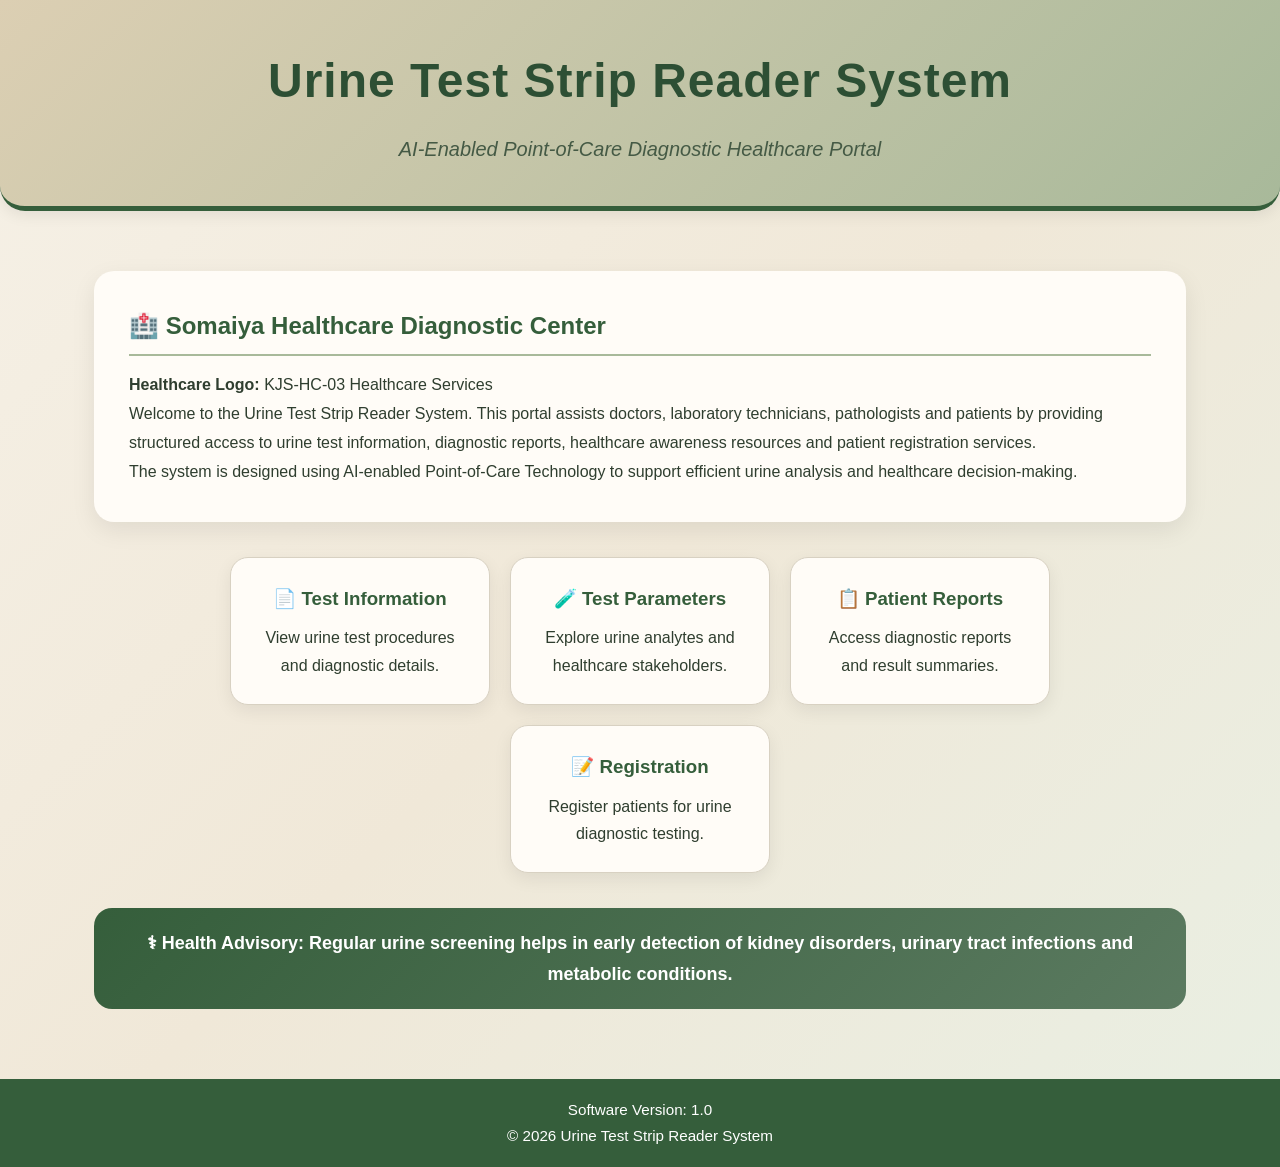
<file: index.html>
<!DOCTYPE html>
<html lang="en">

<head>
    <meta charset="UTF-8">
    <meta name="viewport" content="width=device-width, initial-scale=1.0">
    <title>Urine Test Strip Reader System</title>
    <link rel="stylesheet" href="style.css">
    <style>
        @keyframes glow {
            0% {
                box-shadow: 0 0 8px rgba(53, 94, 59, 0.3);
            }

            50% {
                box-shadow: 0 0 20px rgba(53, 94, 59, 0.8);
            }

            100% {
                box-shadow: 0 0 8px rgba(53, 94, 59, 0.3);
            }
        }

        body {
            margin: 0;
            background-color: #F6F1E7;
            font-family: "Segoe UI", Arial, sans-serif;
            color: #2F3E2F;
        }

        .container {
            max-width: 1200px;
            margin: auto;
            padding: 30px;
        }

        .welcome-card {
            background-color: #FFFCF7;
            padding: 35px;
            margin-top: 30px;
            border-radius: 20px;
            box-shadow: 0 8px 25px rgba(0, 0, 0, 0.08);
        }

        .welcome-card h2 {
            color: #355E3B;
            margin-bottom: 15px;
        }

        .welcome-card p {
            line-height: 1.8;
            font-size: 16px;
        }

        .portal-grid {
            display: flex;
            flex-wrap: wrap;
            justify-content: center;
            gap: 20px;
            margin-top: 35px;
        }

        .portal-card {
            background-color: #FFFCF7;
            width: 260px;
            padding: 25px;
            text-align: center;
            border-radius: 18px;
            border: 1px solid #D8D1C2;
            box-shadow: 0 6px 18px rgba(0, 0, 0, 0.07);
            transition: 0.3s;
        }

        .portal-card:hover {
            transform: translateY(-5px);
        }

        .portal-card h3 {
            color: #355E3B;
            margin-bottom: 10px;
        }

        .alert-box {
            background: linear-gradient(135deg, #355E3B, #5B7A60);
            color: white;
            text-align: center;
            padding: 20px;
            margin-top: 35px;
            border-radius: 18px;
            font-size: 18px;
            font-weight: bold;
            animation: glow 2s infinite;
        }

        footer {
            margin-top: 40px;
            background-color: #355E3B;
            color: white;
            text-align: center;
            padding: 18px;
        }
    </style>
</head>

<body>

    <!-- Task 1: Inline CSS -->

    <header
        title="AI-enabled healthcare portal for urine test strip analysis and diagnostic reporting"
        style="
            background: linear-gradient(135deg,#DCCFB3,#A8B99A);
            padding: 40px;
            border-bottom: 5px solid #355E3B;
            border-radius: 0 0 25px 25px;
        ">

        <h1
            style="
                color:#2D4F34;
                text-align:center;
                margin-bottom:10px;
                font-size:48px;
                letter-spacing:1px;
            ">
            Urine Test Strip Reader System
        </h1>

        <p
            style="
                text-align:center;
                color:#455A45;
                font-size:20px;
                font-style:italic;
                margin:0;
            ">
            AI-Enabled Point-of-Care Diagnostic Healthcare Portal
        </p>

    </header>

    <div class="container">

        <div class="welcome-card">

            <h2>🏥 Somaiya Healthcare Diagnostic Center</h2>

            <p>
                <strong>Healthcare Logo:</strong> KJS-HC-03 Healthcare Services
            </p>

            <p>
                Welcome to the Urine Test Strip Reader System. This portal
                assists doctors, laboratory technicians, pathologists and
                patients by providing structured access to urine test
                information, diagnostic reports, healthcare awareness
                resources and patient registration services.
            </p>

            <p>
                The system is designed using AI-enabled Point-of-Care
                Technology to support efficient urine analysis and healthcare
                decision-making.
            </p>

        </div>

        <div class="portal-grid">

            <div class="portal-card">
                <h3>📄 Test Information</h3>
                <p>View urine test procedures and diagnostic details.</p>
            </div>

            <div class="portal-card">
                <h3>🧪 Test Parameters</h3>
                <p>Explore urine analytes and healthcare stakeholders.</p>
            </div>

            <div class="portal-card">
                <h3>📋 Patient Reports</h3>
                <p>Access diagnostic reports and result summaries.</p>
            </div>

            <div class="portal-card">
                <h3>📝 Registration</h3>
                <p>Register patients for urine diagnostic testing.</p>
            </div>

        </div>

        <div class="alert-box">
            ⚕ Health Advisory: Regular urine screening helps in early
            detection of kidney disorders, urinary tract infections and
            metabolic conditions.
        </div>

    </div>

    <footer>
        <p>Software Version: 1.0</p>
        <p>© 2026 Urine Test Strip Reader System</p>
    </footer>

</body>

</html>
</file>
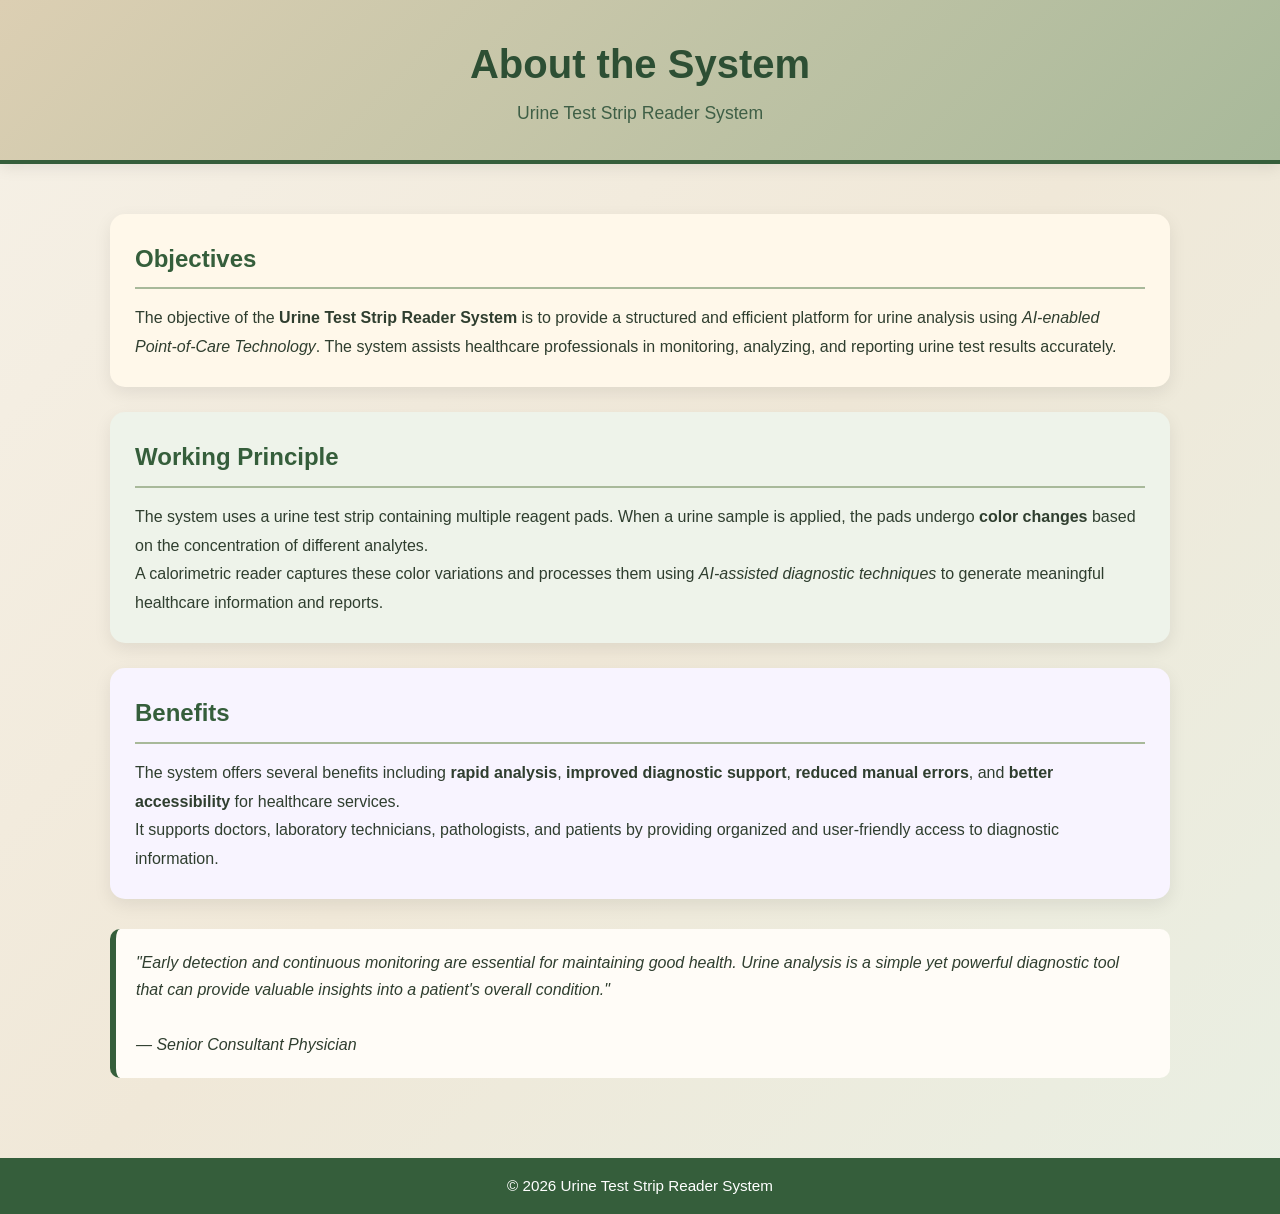
<file: about-system.html>
<!DOCTYPE html>
<html lang="en">

<head>
    <meta charset="UTF-8">
    <meta name="viewport" content="width=device-width, initial-scale=1.0">
    <title>About the System - Urine Test Strip Reader System</title>
    <link rel="stylesheet" href="style.css">
    <style>
        body {
            margin: 0;
            font-family: "Segoe UI", Arial, sans-serif;
            background-color: #F6F1E7;
            color: #2F3E2F;
        }

        header {
            background: linear-gradient(135deg, #DCCFB3, #A8B99A);
            text-align: center;
            padding: 30px;
            border-bottom: 4px solid #355E3B;
        }

        header h1 {
            margin: 0;
            color: #2D4F34;
        }

        .container {
            max-width: 1100px;
            margin: 30px auto;
            padding: 20px;
        }

        .section {
            padding: 25px;
            margin-bottom: 25px;
            border-radius: 15px;
            box-shadow: 0 6px 18px rgba(0, 0, 0, 0.08);
        }

        .objectives {
            background-color: #FFF8EA;
        }

        .working {
            background-color: #EEF3EA;
        }

        .benefits {
            background-color: #F8F4FF;
        }

        h2 {
            color: #355E3B;
            margin-top: 0;
        }

        p {
            line-height: 1.8;
        }

        blockquote {
            background-color: #FFFCF7;
            border-left: 6px solid #355E3B;
            margin: 30px 0;
            padding: 20px;
            font-style: italic;
            border-radius: 10px;
        }

        footer {
            text-align: center;
            background-color: #355E3B;
            color: white;
            padding: 15px;
            margin-top: 30px;
        }
    </style>
</head>

<body>

    <header>
        <h1>About the System</h1>
        <p>Urine Test Strip Reader System</p>
    </header>

    <div class="container">

        <!-- Objectives Section -->

        <div class="section objectives">

            <h2>Objectives</h2>

            <p>
                The objective of the <strong>Urine Test Strip Reader System</strong>
                is to provide a structured and efficient platform for urine
                analysis using <em>AI-enabled Point-of-Care Technology</em>.
                The system assists healthcare professionals in monitoring,
                analyzing, and reporting urine test results accurately.
            </p>

        </div>

        <!-- Working Principle Section -->

        <div class="section working">

            <h2>Working Principle</h2>

            <p>
                The system uses a urine test strip containing multiple reagent
                pads. When a urine sample is applied, the pads undergo
                <strong>color changes</strong> based on the concentration of
                different analytes.
            </p>

            <p>
                A calorimetric reader captures these color variations and
                processes them using <em>AI-assisted diagnostic techniques</em>
                to generate meaningful healthcare information and reports.
            </p>

        </div>

        <!-- Benefits Section -->

        <div class="section benefits">

            <h2>Benefits</h2>

            <p>
                The system offers several benefits including
                <strong>rapid analysis</strong>,
                <strong>improved diagnostic support</strong>,
                <strong>reduced manual errors</strong>, and
                <strong>better accessibility</strong> for healthcare services.
            </p>

            <p>
                It supports doctors, laboratory technicians, pathologists,
                and patients by providing organized and user-friendly access
                to diagnostic information.
            </p>

        </div>

        <!-- Doctor's Message -->

        <blockquote>
            "Early detection and continuous monitoring are essential for
            maintaining good health. Urine analysis is a simple yet powerful
            diagnostic tool that can provide valuable insights into a patient's
            overall condition."
            <br><br>
            — Senior Consultant Physician
        </blockquote>

    </div>

    <footer>
        © 2026 Urine Test Strip Reader System
    </footer>

</body>

</html>
</file>
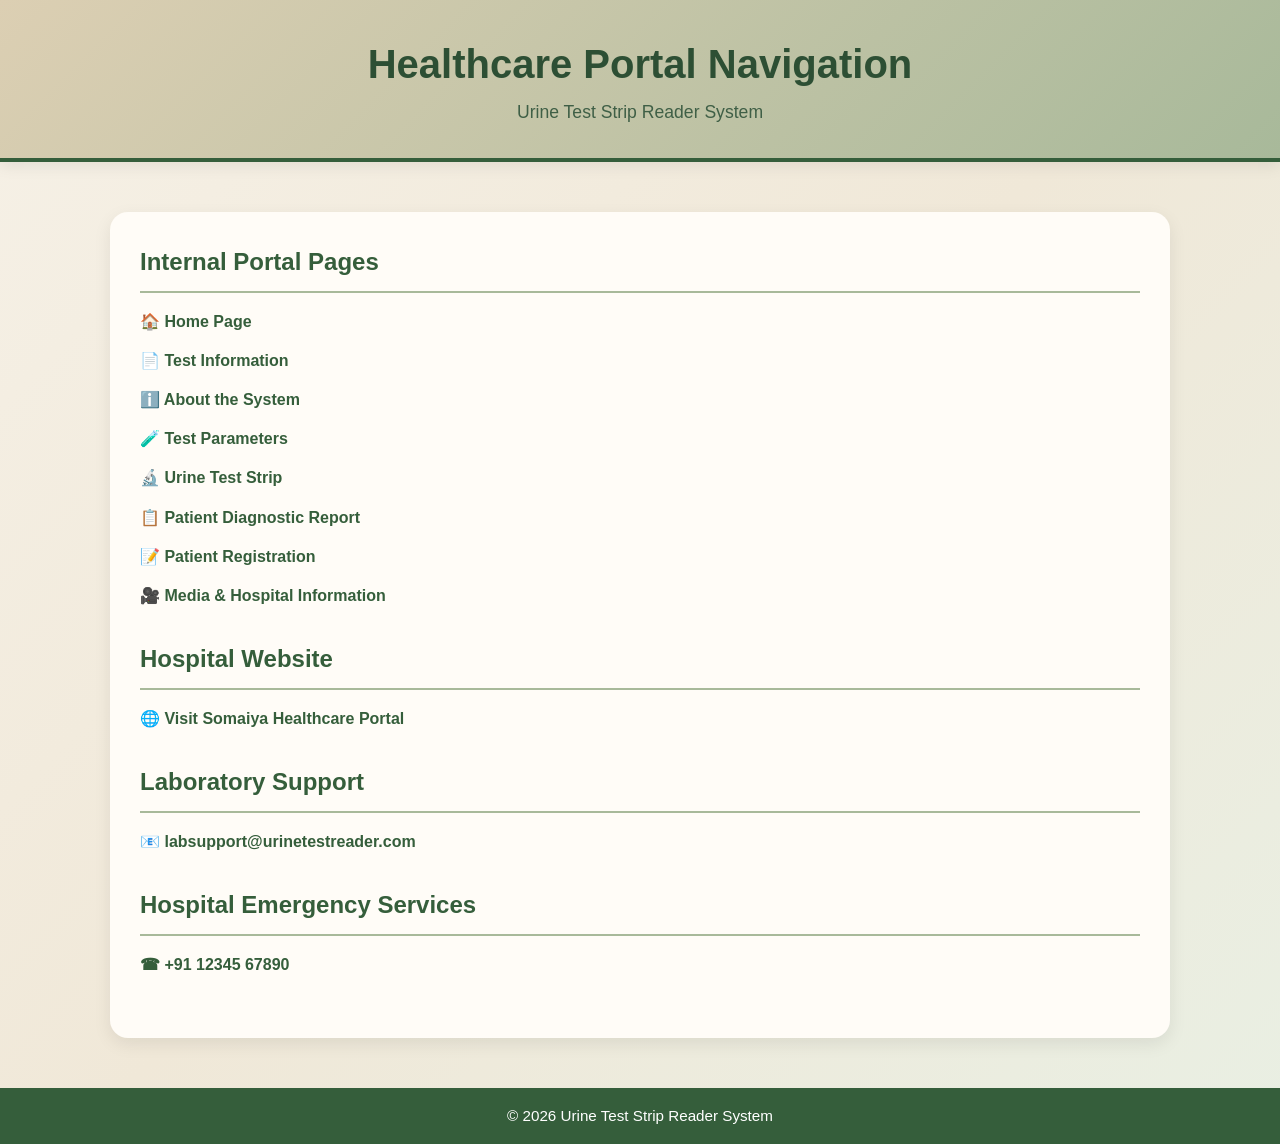
<file: navigation.html>
<!DOCTYPE html>
<html lang="en">

<head>
    <meta charset="UTF-8">
    <meta name="viewport" content="width=device-width, initial-scale=1.0">
    <title>Navigation - Urine Test Strip Reader System</title>
    <link rel="stylesheet" href="style.css">
    <link rel="stylesheet" href="nav.css">
    
    <style>
        body {
            margin: 0;
            font-family: "Segoe UI", Arial, sans-serif;
            background-color: #F6F1E7;
            color: #2F3E2F;
        }

        header {
            background: linear-gradient(135deg, #DCCFB3, #A8B99A);
            text-align: center;
            padding: 30px;
            border-bottom: 4px solid #355E3B;
        }

        header h1 {
            margin: 0;
            color: #2D4F34;
        }

        .container {
            max-width: 1100px;
            margin: 30px auto;
            padding: 20px;
        }

        .nav-card {
            background-color: #FFFCF7;
            padding: 30px;
            border-radius: 18px;
            box-shadow: 0 6px 18px rgba(0, 0, 0, 0.08);
        }

        h2 {
            color: #355E3B;
            margin-top: 0;
        }

        ul {
            list-style: none;
            padding: 0;
        }

        li {
            margin: 12px 0;
        }

        a {
            text-decoration: none;
            color: #355E3B;
            font-weight: 600;
            transition: 0.3s;
        }

        a:hover {
            color: #7A9A7A;
            padding-left: 5px;
        }

        .section {
            margin-bottom: 30px;
        }

        footer {
            text-align: center;
            background-color: #355E3B;
            color: white;
            padding: 15px;
            margin-top: 30px;
        }
    </style>
</head>

<body>

    <header>
        <h1>Healthcare Portal Navigation</h1>
        <p>Urine Test Strip Reader System</p>
    </header>

    <div class="container">

        <div class="nav-card">

            <!-- Internal Links -->

            <div class="section">

                <h2>Internal Portal Pages</h2>

                <ul>
                    <li>
                        <a href="index.html">
                            🏠 Home Page
                        </a>
                    </li>

                    <li>
                        <a href="test-information.html">
                            📄 Test Information
                        </a>
                    </li>

                    <li>
                        <a href="about-system.html">
                            ℹ️ About the System
                        </a>
                    </li>

                    <li>
                        <a href="test-parameters.html">
                            🧪 Test Parameters
                        </a>
                    </li>

                    <li>
                        <a href="urine-strip.html">
                            🔬 Urine Test Strip
                        </a>
                    </li>

                    <li>
                        <a href="patient-report.html">
                            📋 Patient Diagnostic Report
                        </a>
                    </li>

                    <li>
                        <a href="patient-registration.html">
                            📝 Patient Registration
                        </a>
                    </li>

                    <li>
                        <a href="media.html">
                            🎥 Media & Hospital Information
                        </a>
                    </li>

                </ul>

            </div>

            <!-- External Link -->

            <div class="section">

                <h2>Hospital Website</h2>

                <p>
                    <a href="https://kjsieit.somaiya.edu"
                       target="_blank">
                        🌐 Visit Somaiya Healthcare Portal
                    </a>
                </p>

            </div>

            <!-- Email Link -->

            <div class="section">

                <h2>Laboratory Support</h2>

                <p>
                    <a href="mailto:labsupport@urinetestreader.com">
                        📧 labsupport@urinetestreader.com
                    </a>
                </p>

            </div>

            <!-- Telephone Link -->

            <div class="section">

                <h2>Hospital Emergency Services</h2>

                <p>
                    <a href="tel:+911234567890">
                        ☎ +91 12345 67890
                    </a>
                </p>

            </div>

        </div>

    </div>

    <footer>
        © 2026 Urine Test Strip Reader System
    </footer>

</body>

</html>
</file>
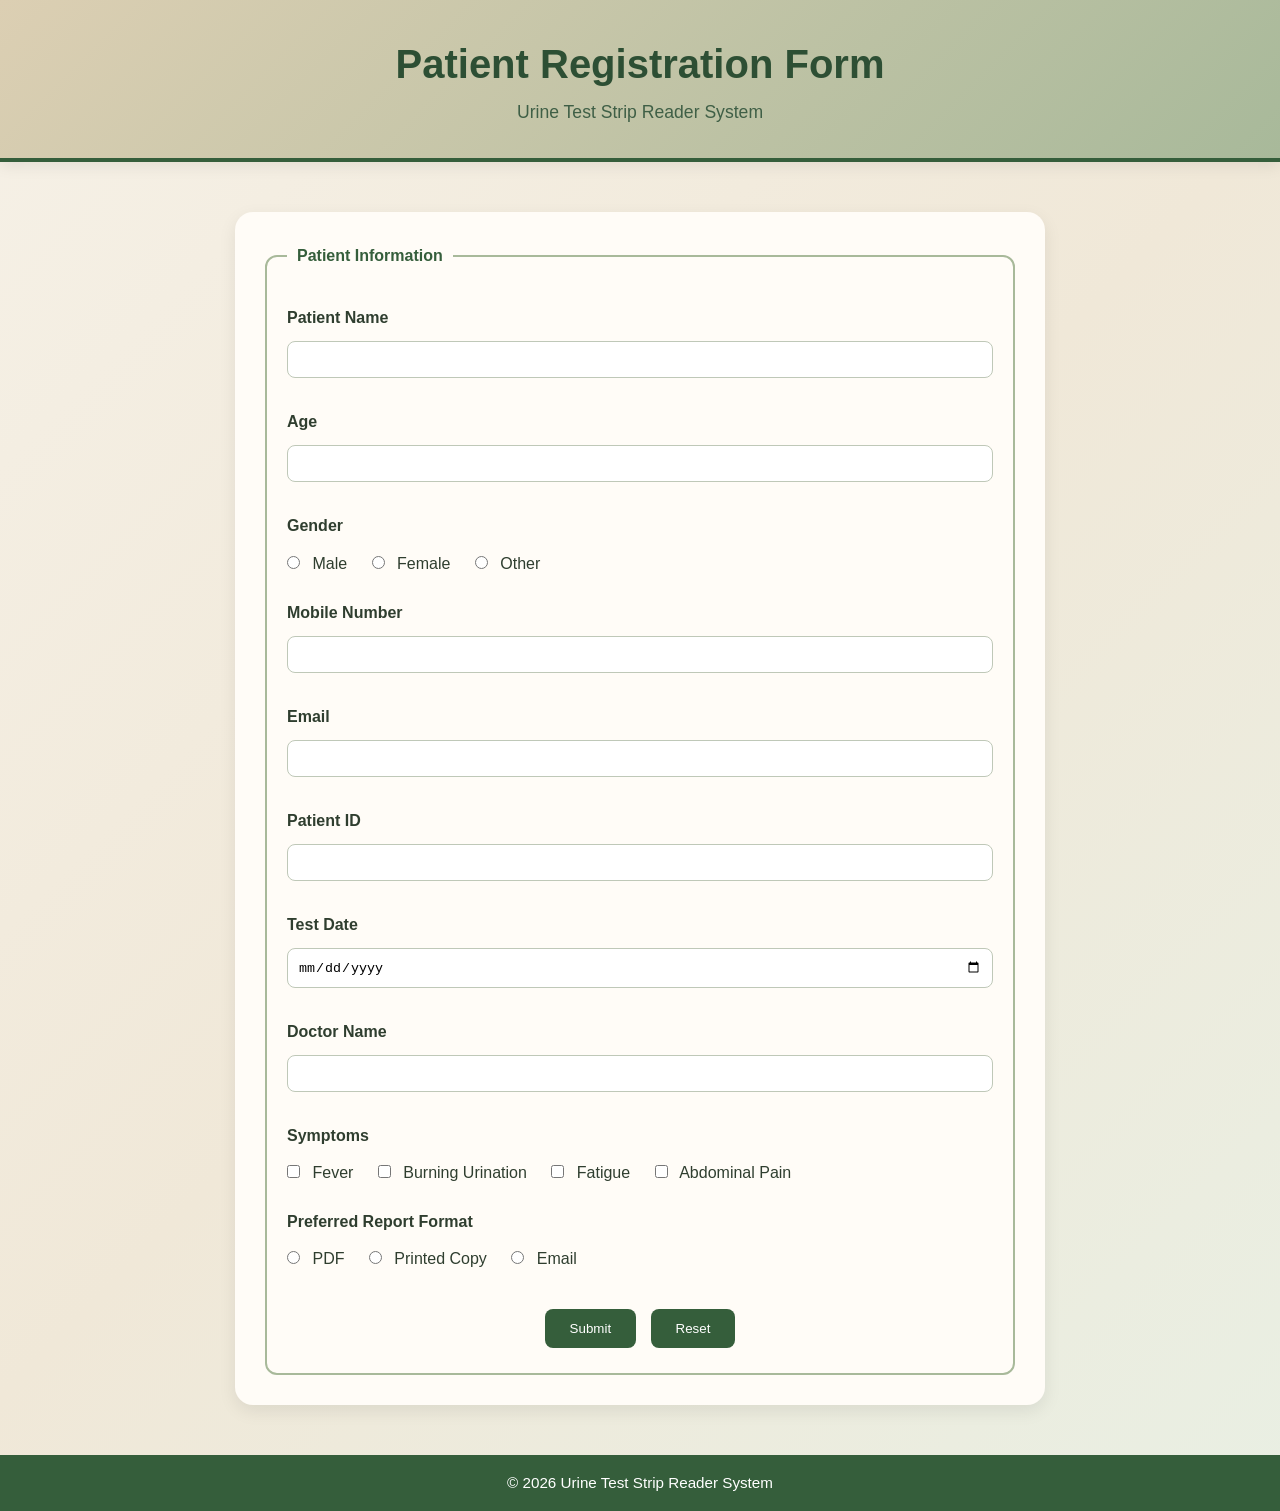
<file: patient-registration.html>
<!DOCTYPE html>
<html lang="en">
<!-- aryan joshi -->
<head>
    <meta charset="UTF-8">
    <meta name="viewport" content="width=device-width, initial-scale=1.0">
    <title>Patient Registration - Urine Test Strip Reader System</title>
    <link rel="stylesheet" href="style.css">
    <style>
        body {
            margin: 0;
            font-family: "Segoe UI", Arial, sans-serif;
            background-color: #F6F1E7;
            color: #2F3E2F;
        }

        header {
            background: linear-gradient(135deg, #DCCFB3, #A8B99A);
            text-align: center;
            padding: 30px;
            border-bottom: 4px solid #355E3B;
        }

        header h1 {
            margin: 0;
            color: #2D4F34;
        }

        .container {
            max-width: 850px;
            margin: 30px auto;
            padding: 20px;
        }

        .form-card {
            background-color: #FFFCF7;
            padding: 30px;
            border-radius: 18px;
            box-shadow: 0 6px 18px rgba(0, 0, 0, 0.08);
        }

        fieldset {
            border: 2px solid #A8B99A;
            border-radius: 12px;
            padding: 20px;
        }

        legend {
            color: #355E3B;
            font-weight: bold;
            padding: 0 10px;
        }

        label {
            display: block;
            margin-top: 15px;
            margin-bottom: 5px;
            font-weight: 600;
        }

        input,
        select {
            width: 100%;
            padding: 10px;
            border: 1px solid #BFC8B8;
            border-radius: 8px;
            box-sizing: border-box;
        }

        .inline-group {
            margin-top: 10px;
        }

        .inline-group input {
            width: auto;
            margin-right: 8px;
        }

        .inline-group label {
            display: inline;
            font-weight: normal;
            margin-right: 20px;
        }

        .buttons {
            margin-top: 25px;
            text-align: center;
        }

        input[type="submit"],
        input[type="reset"] {
            width: auto;
            background-color: #355E3B;
            color: white;
            border: none;
            padding: 12px 25px;
            border-radius: 8px;
            cursor: pointer;
            margin: 5px;
        }

        input[type="submit"]:hover,
        input[type="reset"]:hover {
            background-color: #4E7A55;
        }

        footer {
            text-align: center;
            background-color: #355E3B;
            color: white;
            padding: 15px;
            margin-top: 30px;
        }
    </style>
</head>

<body>

    <header>
        <h1>Patient Registration Form</h1>
        <p>Urine Test Strip Reader System</p>
    </header>

    <div class="container">

        <div class="form-card">

            <form>

                <fieldset>

                    <legend>Patient Information</legend>

                    <label for="pname">Patient Name</label>
                    <input type="text" id="pname" name="pname" required>

                    <label for="age">Age</label>
                    <input type="number" id="age" name="age" min="1" max="120">

                    <label>Gender</label>

                    <div class="inline-group">
                        <input type="radio" id="male" name="gender">
                        <label for="male">Male</label>

                        <input type="radio" id="female" name="gender">
                        <label for="female">Female</label>

                        <input type="radio" id="other" name="gender">
                        <label for="other">Other</label>
                    </div>

                    <label for="mobile">Mobile Number</label>
                    <input type="tel" id="mobile" name="mobile">

                    <label for="email">Email</label>
                    <input type="email" id="email" name="email">

                    <label for="pid">Patient ID</label>
                    <input type="text" id="pid" name="pid">

                    <label for="testdate">Test Date</label>
                    <input type="date" id="testdate" name="testdate">

                    <label for="doctor">Doctor Name</label>
                    <input type="text" id="doctor" name="doctor">

                    <label>Symptoms</label>

                    <div class="inline-group">
                        <input type="checkbox" id="fever">
                        <label for="fever">Fever</label>

                        <input type="checkbox" id="burning">
                        <label for="burning">Burning Urination</label>

                        <input type="checkbox" id="fatigue">
                        <label for="fatigue">Fatigue</label>

                        <input type="checkbox" id="pain">
                        <label for="pain">Abdominal Pain</label>
                    </div>

                    <label>Preferred Report Format</label>

                    <div class="inline-group">
                        <input type="radio" id="pdf" name="report">
                        <label for="pdf">PDF</label>

                        <input type="radio" id="print" name="report">
                        <label for="print">Printed Copy</label>

                        <input type="radio" id="emailreport" name="report">
                        <label for="emailreport">Email</label>
                    </div>

                    <div class="buttons">
                        <input type="submit" value="Submit">
                        <input type="reset" value="Reset">
                    </div>

                </fieldset>

            </form>

        </div>

    </div>

    <footer>
        © 2026 Urine Test Strip Reader System
    </footer>

</body>

</html>
</file>
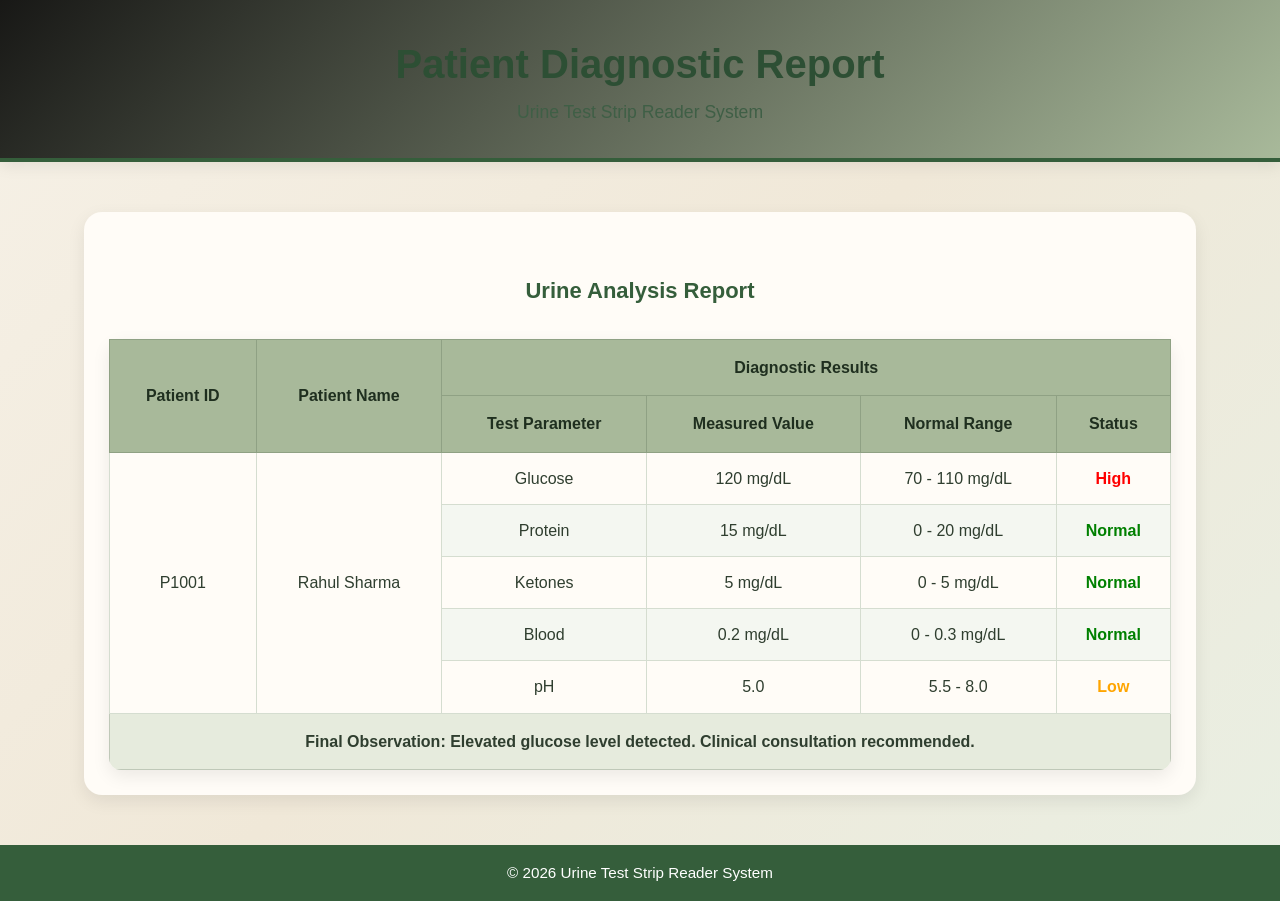
<file: patient-report.html>
<!DOCTYPE html>
<html lang="en">

<head>
    <meta charset="UTF-8">
    <meta name="viewport" content="width=device-width, initial-scale=1.0">
    <title>Patient Diagnostic Report - Urine Test Strip Reader System</title>
    <link rel="stylesheet" href="style.css">
    <link rel="stylesheet" href="table.css">
    <style>
        body {
            margin: 0;
            font-family: "Segoe UI", Arial, sans-serif;
            background-color: #F6F1E7;
            color: #2F3E2F;
        }

        header {
            background: linear-gradient(135deg, #181816, #A8B99A);
            text-align: center;
            padding: 30px;
            border-bottom: 4px solid #355E3B;
        }

        header h1 {
            margin: 0;
            color: #2D4F34;
        }

        .container {
            max-width: 1200px;
            margin: 30px auto;
            padding: 20px;
        }

        .report-card {
            background-color: #FFFCF7;
            padding: 25px;
            border-radius: 18px;
            box-shadow: 0 6px 18px rgba(0, 0, 0, 0.08);
        }

        h2 {
            color: #355E3B;
        }

        table {
            width: 100%;
            border-collapse: collapse;
            margin-top: 20px;
        }

        caption {
            caption-side: top;
            font-size: 22px;
            font-weight: bold;
            color: #355E3B;
            margin-bottom: 15px;
        }

        th,
        td {
            border: 1px solid #BFC8B8;
            padding: 12px;
            text-align: center;
        }

        thead {
            background-color: #A8B99A;
            color: #1F2F1F;
        }

        tbody tr:nth-child(even) {
            background-color: #F4F7F1;
        }

        tfoot {
            background-color: #E6EBDD;
            font-weight: bold;
        }

        .normal {
            color: green;
            font-weight: bold;
        }

        .high {
            color: red;
            font-weight: bold;
        }

        .low {
            color: orange;
            font-weight: bold;
        }

        footer {
            text-align: center;
            background-color: #355E3B;
            color: white;
            padding: 15px;
            margin-top: 30px;
        }
    </style>
</head>

<body>

    <header>
        <h1>Patient Diagnostic Report</h1>
        <p>Urine Test Strip Reader System</p>
    </header>

    <div class="container">

        <div class="report-card">

            <table>

                <caption>
                    Urine Analysis Report
                </caption>

                <!-- THEAD -->

                <thead>

                    <tr>
                        <th rowspan="2">Patient ID</th>
                        <th rowspan="2">Patient Name</th>
                        <th colspan="4">Diagnostic Results</th>
                    </tr>

                    <tr>
                        <th>Test Parameter</th>
                        <th>Measured Value</th>
                        <th>Normal Range</th>
                        <th>Status</th>
                    </tr>

                </thead>

                <!-- TBODY -->

                <tbody>

                    <tr>
                        <td rowspan="5">P1001</td>
                        <td rowspan="5">Rahul Sharma</td>
                        <td>Glucose</td>
                        <td>120 mg/dL</td>
                        <td>70 - 110 mg/dL</td>
                        <td class="high">High</td>
                    </tr>

                    <tr>
                        <td>Protein</td>
                        <td>15 mg/dL</td>
                        <td>0 - 20 mg/dL</td>
                        <td class="normal">Normal</td>
                    </tr>

                    <tr>
                        <td>Ketones</td>
                        <td>5 mg/dL</td>
                        <td>0 - 5 mg/dL</td>
                        <td class="normal">Normal</td>
                    </tr>

                    <tr>
                        <td>Blood</td>
                        <td>0.2 mg/dL</td>
                        <td>0 - 0.3 mg/dL</td>
                        <td class="normal">Normal</td>
                    </tr>

                    <tr>
                        <td>pH</td>
                        <td>5.0</td>
                        <td>5.5 - 8.0</td>
                        <td class="low">Low</td>
                    </tr>

                </tbody>

                <!-- TFOOT -->

                <tfoot>

                    <tr>
                        <td colspan="6">
                            Final Observation:
                            Elevated glucose level detected. Clinical
                            consultation recommended.
                        </td>
                    </tr>

                </tfoot>

            </table>

        </div>

    </div>

    <footer>
        © 2026 Urine Test Strip Reader System
    </footer>

</body>

</html>
</file>
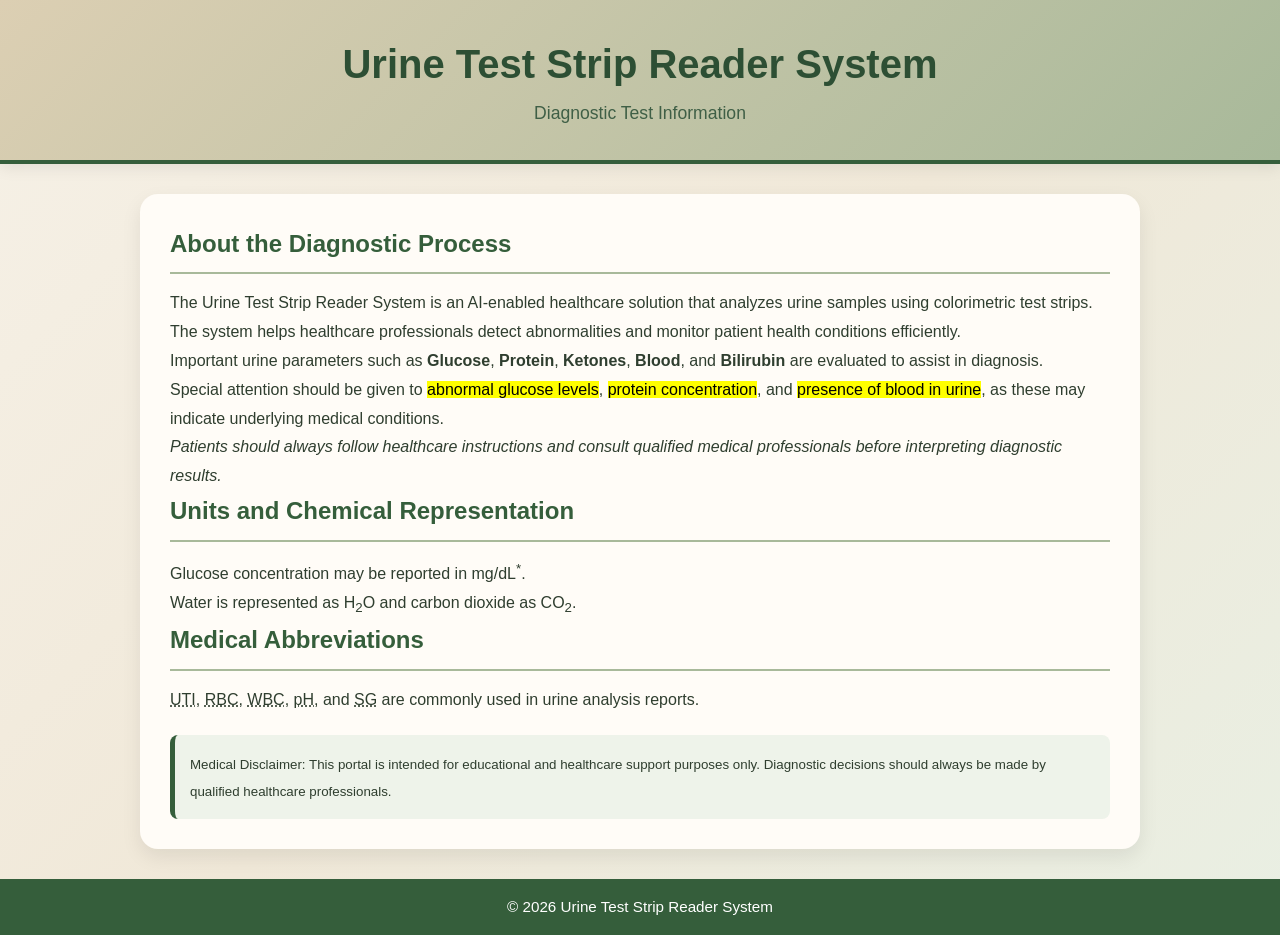
<file: test-information.html>
<!DOCTYPE html>
<html lang="en">
<!-- aryan joshi -->
<head>
    <meta charset="UTF-8">
    <meta name="viewport" content="width=device-width, initial-scale=1.0">
    <title>Test Information - Urine Test Strip Reader System</title>
    <link rel="stylesheet" href="style.css">
    <style>
        body {
            margin: 0;
            font-family: "Segoe UI", Arial, sans-serif;
            background-color: #F6F1E7;
            color: #2F3E2F;
        }

        header {
            background: linear-gradient(135deg, #DCCFB3, #A8B99A);
            padding: 30px;
            text-align: center;
            border-bottom: 4px solid #355E3B;
        }

        header h1 {
            margin: 0;
            color: #2D4F34;
        }

        .container {
            max-width: 1000px;
            margin: 30px auto;
            padding: 30px;
            background: #FFFCF7;
            border-radius: 18px;
            box-shadow: 0 8px 20px rgba(0, 0, 0, 0.08);
        }

        h2 {
            color: #355E3B;
        }

        p {
            line-height: 1.8;
        }

        .note {
            margin-top: 20px;
            padding: 15px;
            background-color: #EEF3EA;
            border-left: 5px solid #355E3B;
            border-radius: 8px;
        }

        footer {
            text-align: center;
            background-color: #355E3B;
            color: white;
            padding: 15px;
            margin-top: 30px;
        }
    </style>
</head>

<body>

    <header>
        <h1>Urine Test Strip Reader System</h1>
        <p>Diagnostic Test Information</p>
    </header>

    <div class="container">

        <h2>About the Diagnostic Process</h2>

        <p>
            The Urine Test Strip Reader System is an AI-enabled healthcare
            solution that analyzes urine samples using colorimetric test strips.
            The system helps healthcare professionals detect abnormalities and
            monitor patient health conditions efficiently.
        </p>

        <p>
            Important urine parameters such as
            <strong>Glucose</strong>,
            <strong>Protein</strong>,
            <strong>Ketones</strong>,
            <strong>Blood</strong>,
            and
            <strong>Bilirubin</strong>
            are evaluated to assist in diagnosis.
        </p>

        <p>
            Special attention should be given to
            <mark>abnormal glucose levels</mark>,
            <mark>protein concentration</mark>,
            and
            <mark>presence of blood in urine</mark>,
            as these may indicate underlying medical conditions.
        </p>

        <p>
            <em>
                Patients should always follow healthcare instructions and
                consult qualified medical professionals before interpreting
                diagnostic results.
            </em>
        </p>

        <h2>Units and Chemical Representation</h2>

        <p>
            Glucose concentration may be reported in
            mg/dL<sup>*</sup>.
        </p>

        <p>
            Water is represented as H<sub>2</sub>O and carbon dioxide as
            CO<sub>2</sub>.
        </p>

        <h2>Medical Abbreviations</h2>

        <p>
            <abbr title="Urinary Tract Infection">UTI</abbr>,
            <abbr title="Red Blood Cells">RBC</abbr>,
            <abbr title="White Blood Cells">WBC</abbr>,
            <abbr title="Potential of Hydrogen">pH</abbr>,
            and
            <abbr title="Specific Gravity">SG</abbr>
            are commonly used in urine analysis reports.
        </p>

        <div class="note">
            <small>
                Medical Disclaimer: This portal is intended for educational
                and healthcare support purposes only. Diagnostic decisions
                should always be made by qualified healthcare professionals.
            </small>
        </div>

    </div>

    <footer>
        © 2026 Urine Test Strip Reader System
    </footer>

</body>

</html>
</file>
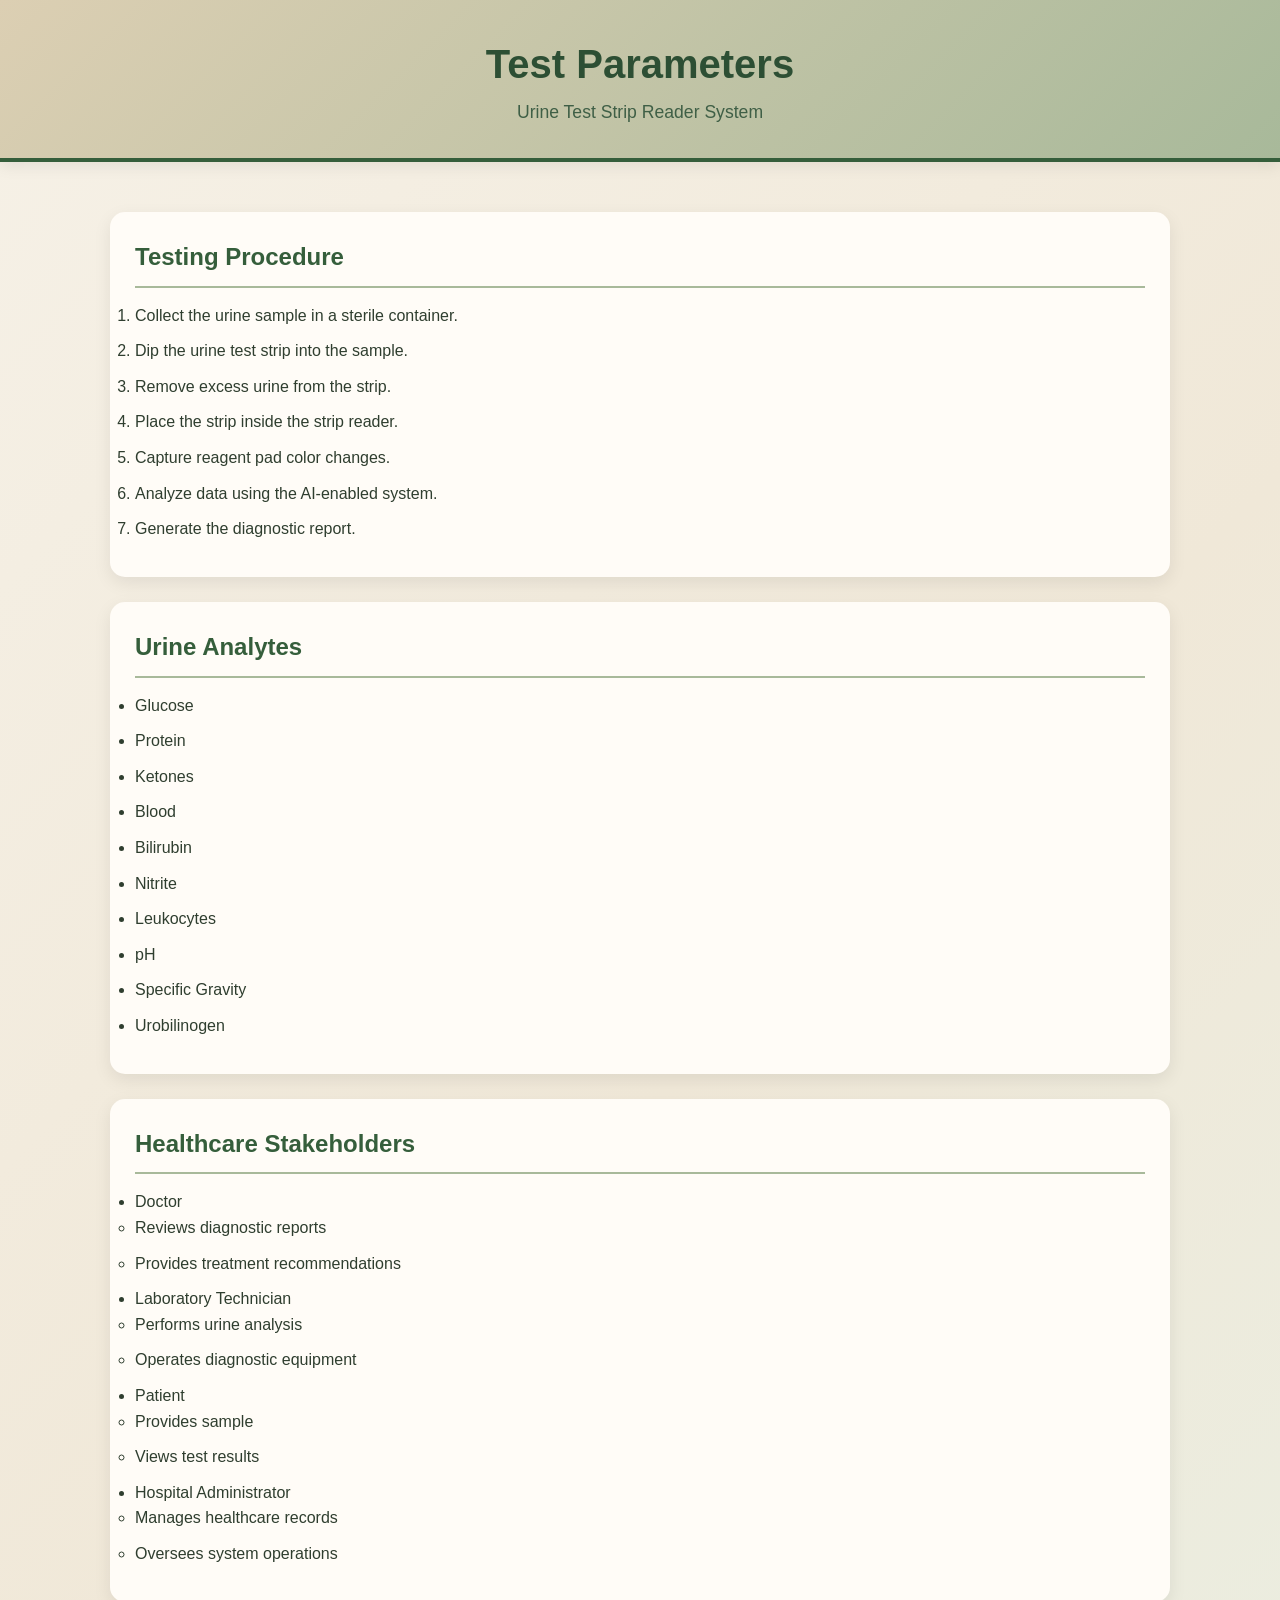
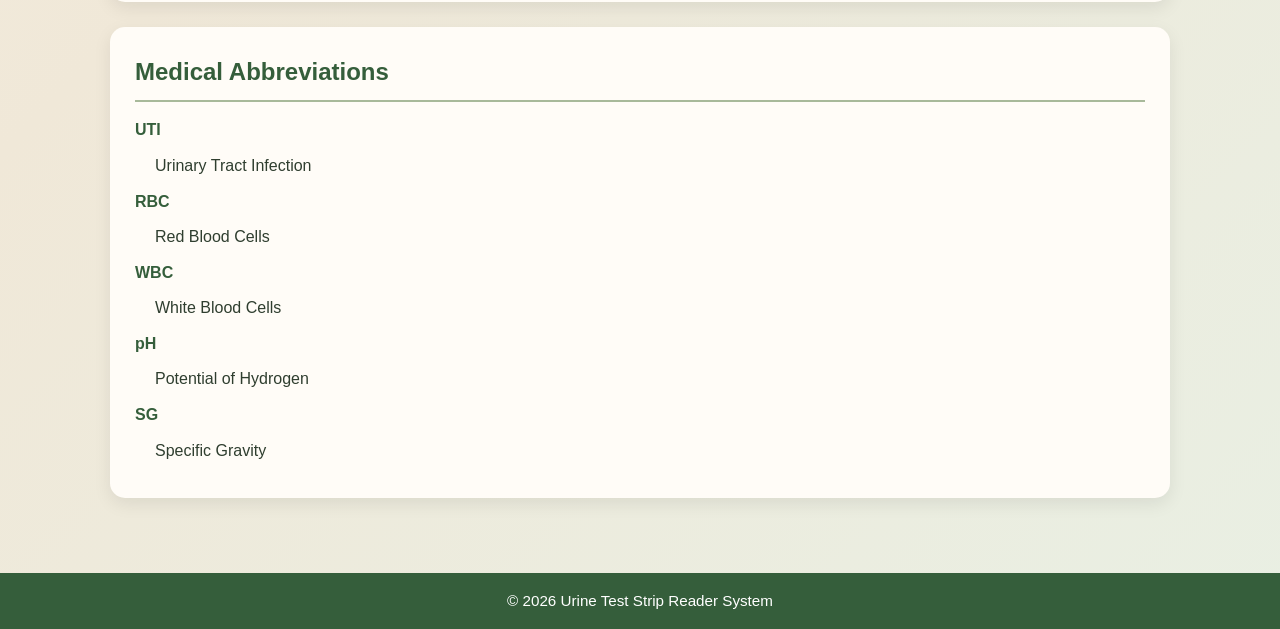
<file: test-parameters.html>
<!DOCTYPE html>
<html lang="en">

<head>
    <meta charset="UTF-8">
    <meta name="viewport" content="width=device-width, initial-scale=1.0">
    <title>Test Parameters - Urine Test Strip Reader System</title>
    <link rel="stylesheet" href="style.css">
    <style>
        body {
            margin: 0;
            font-family: "Segoe UI", Arial, sans-serif;
            background-color: #F6F1E7;
            color: #2F3E2F;
        }

        header {
            background: linear-gradient(135deg, #DCCFB3, #A8B99A);
            text-align: center;
            padding: 30px;
            border-bottom: 4px solid #355E3B;
        }

        header h1 {
            margin: 0;
            color: #2D4F34;
        }

        .container {
            max-width: 1100px;
            margin: 30px auto;
            padding: 20px;
        }

        .card {
            background-color: #FFFCF7;
            padding: 25px;
            margin-bottom: 25px;
            border-radius: 15px;
            box-shadow: 0 6px 18px rgba(0, 0, 0, 0.08);
        }

        h2 {
            color: #355E3B;
            border-bottom: 2px solid #A8B99A;
            padding-bottom: 8px;
        }

        ol li,
        ul li,
        dl dt,
        dl dd {
            margin-bottom: 10px;
            line-height: 1.6;
        }

        dt {
            font-weight: bold;
            color: #355E3B;
        }

        dd {
            margin-left: 20px;
        }

        footer {
            text-align: center;
            background-color: #355E3B;
            color: white;
            padding: 15px;
            margin-top: 30px;
        }
    </style>
</head>

<body>

    <header>
        <h1>Test Parameters</h1>
        <p>Urine Test Strip Reader System</p>
    </header>

    <div class="container">

        <!-- Ordered List -->

        <div class="card">

            <h2>Testing Procedure</h2>

            <ol>
                <li>Collect the urine sample in a sterile container.</li>
                <li>Dip the urine test strip into the sample.</li>
                <li>Remove excess urine from the strip.</li>
                <li>Place the strip inside the strip reader.</li>
                <li>Capture reagent pad color changes.</li>
                <li>Analyze data using the AI-enabled system.</li>
                <li>Generate the diagnostic report.</li>
            </ol>

        </div>

        <!-- Unordered List -->

        <div class="card">

            <h2>Urine Analytes</h2>

            <ul>
                <li>Glucose</li>
                <li>Protein</li>
                <li>Ketones</li>
                <li>Blood</li>
                <li>Bilirubin</li>
                <li>Nitrite</li>
                <li>Leukocytes</li>
                <li>pH</li>
                <li>Specific Gravity</li>
                <li>Urobilinogen</li>
            </ul>

        </div>

        <!-- Nested Lists -->

        <div class="card">

            <h2>Healthcare Stakeholders</h2>

            <ul>

                <li>
                    Doctor
                    <ul>
                        <li>Reviews diagnostic reports</li>
                        <li>Provides treatment recommendations</li>
                    </ul>
                </li>

                <li>
                    Laboratory Technician
                    <ul>
                        <li>Performs urine analysis</li>
                        <li>Operates diagnostic equipment</li>
                    </ul>
                </li>

                <li>
                    Patient
                    <ul>
                        <li>Provides sample</li>
                        <li>Views test results</li>
                    </ul>
                </li>

                <li>
                    Hospital Administrator
                    <ul>
                        <li>Manages healthcare records</li>
                        <li>Oversees system operations</li>
                    </ul>
                </li>

            </ul>

        </div>

        <!-- Description List -->

        <div class="card">

            <h2>Medical Abbreviations</h2>

            <dl>

                <dt>UTI</dt>
                <dd>Urinary Tract Infection</dd>

                <dt>RBC</dt>
                <dd>Red Blood Cells</dd>

                <dt>WBC</dt>
                <dd>White Blood Cells</dd>

                <dt>pH</dt>
                <dd>Potential of Hydrogen</dd>

                <dt>SG</dt>
                <dd>Specific Gravity</dd>

            </dl>

        </div>

    </div>

    <footer>
        © 2026 Urine Test Strip Reader System
    </footer>

</body>

</html>
</file>
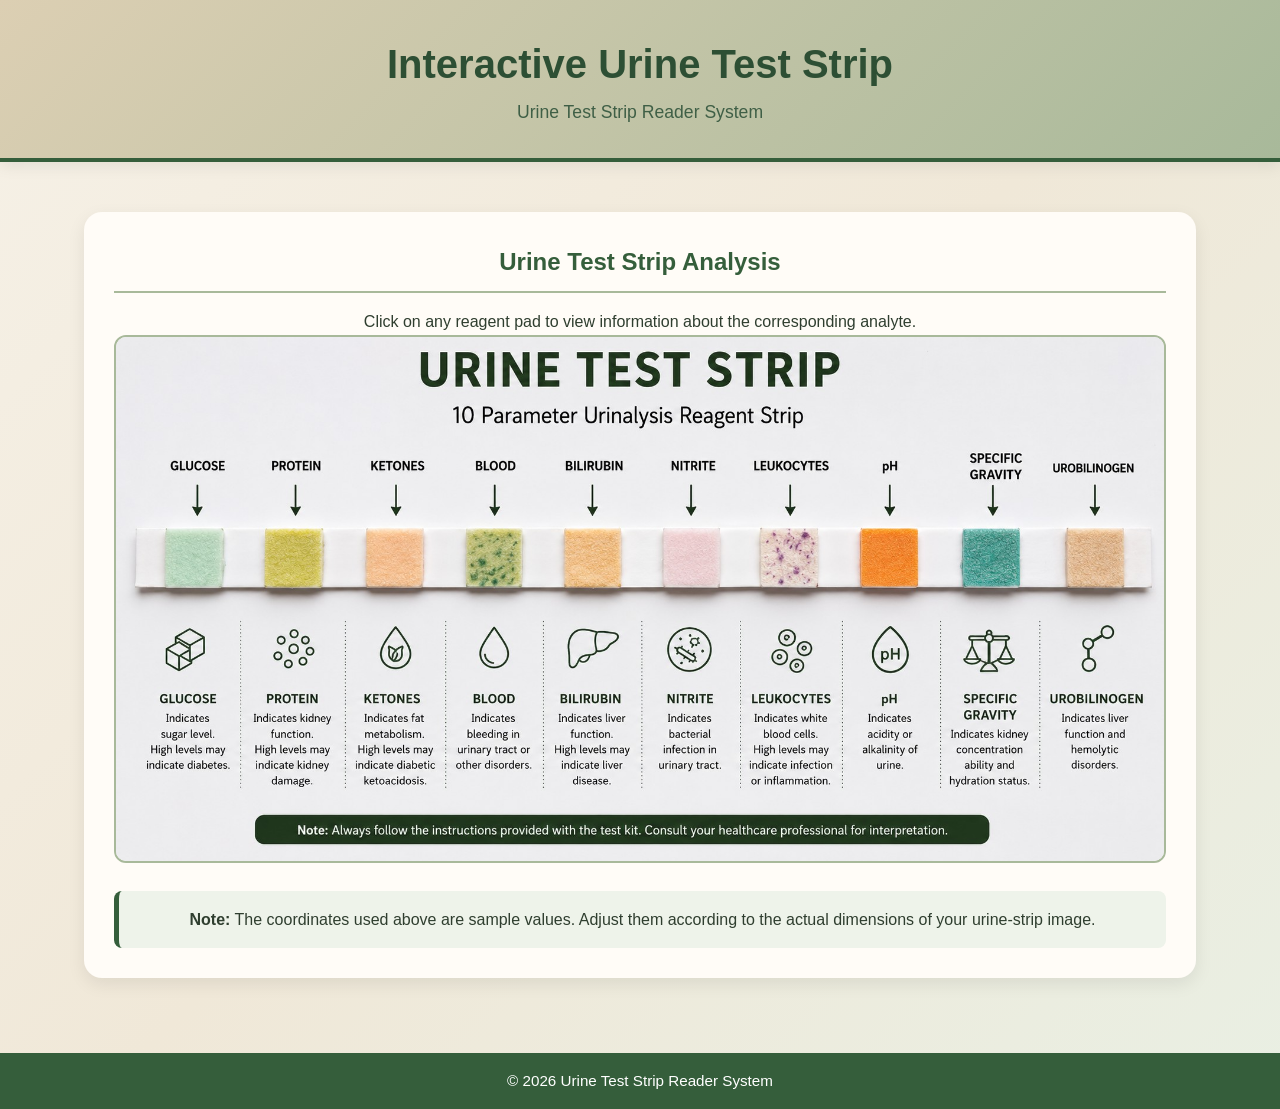
<file: urine-strip.html>
<!DOCTYPE html>
<html lang="en">

<head>
    <meta charset="UTF-8">
    <meta name="viewport" content="width=device-width, initial-scale=1.0">
    <title>Urine Test Strip - Urine Test Strip Reader System</title>
    <link rel="stylesheet" href="style.css">
    <style>
        body {
            margin: 0;
            font-family: "Segoe UI", Arial, sans-serif;
            background-color: #F6F1E7;
            color: #2F3E2F;
        }

        header {
            background: linear-gradient(135deg, #DCCFB3, #A8B99A);
            text-align: center;
            padding: 30px;
            border-bottom: 4px solid #355E3B;
        }

        header h1 {
            margin: 0;
            color: #2D4F34;
        }

        .container {
            max-width: 1200px;
            margin: 30px auto;
            padding: 20px;
        }

        .card {
            background-color: #FFFCF7;
            padding: 30px;
            border-radius: 18px;
            text-align: center;
            box-shadow: 0 6px 18px rgba(0, 0, 0, 0.08);
        }

        img {
            max-width: 100%;
            border-radius: 12px;
            border: 2px solid #A8B99A;
        }

        .note {
            margin-top: 20px;
            background-color: #EEF3EA;
            padding: 15px;
            border-left: 5px solid #355E3B;
            border-radius: 8px;
        }

        footer {
            text-align: center;
            background-color: #355E3B;
            color: white;
            padding: 15px;
            margin-top: 30px;
        }
    </style>
</head>

<body>

    <header>
        <h1>Interactive Urine Test Strip</h1>
        <p>Urine Test Strip Reader System</p>
    </header>

    <div class="container">

        <div class="card">

            <h2>Urine Test Strip Analysis</h2>

            <p>
                Click on any reagent pad to view information
                about the corresponding analyte.
            </p>

            <!-- Replace urine-strip.jpg with your image file -->

            <img src="assets/urine-strip.jpg"
                 alt="Urine Test Strip with Reagent Pads"
                 usemap="#urinestrip">

            <!-- Image Map -->

            <map name="urinestrip">

                <!-- Glucose -->
                <area shape="rect"
                      coords="20,20,80,80"
                      href="glucose.html"
                      alt="Glucose">

                <!-- Protein -->
                <area shape="rect"
                      coords="90,20,150,80"
                      href="protein.html"
                      alt="Protein">

                <!-- Ketones -->
                <area shape="rect"
                      coords="160,20,220,80"
                      href="ketones.html"
                      alt="Ketones">

                <!-- Blood -->
                <area shape="rect"
                      coords="230,20,290,80"
                      href="blood.html"
                      alt="Blood">

                <!-- Bilirubin -->
                <area shape="rect"
                      coords="300,20,360,80"
                      href="bilirubin.html"
                      alt="Bilirubin">

                <!-- Nitrite -->
                <area shape="rect"
                      coords="370,20,430,80"
                      href="nitrite.html"
                      alt="Nitrite">

                <!-- Leukocytes -->
                <area shape="rect"
                      coords="440,20,500,80"
                      href="leukocytes.html"
                      alt="Leukocytes">

                <!-- pH -->
                <area shape="rect"
                      coords="510,20,570,80"
                      href="ph.html"
                      alt="pH">

                <!-- Specific Gravity -->
                <area shape="rect"
                      coords="580,20,640,80"
                      href="specific-gravity.html"
                      alt="Specific Gravity">

                <!-- Urobilinogen -->
                <area shape="rect"
                      coords="650,20,710,80"
                      href="urobilinogen.html"
                      alt="Urobilinogen">

            </map>

            <div class="note">
                <strong>Note:</strong> The coordinates used above are sample
                values. Adjust them according to the actual dimensions of
                your urine-strip image.
            </div>

        </div>

    </div>

    <footer>
        © 2026 Urine Test Strip Reader System
    </footer>

</body>

</html>
</file>
<file: style.css>
*{
    margin:0;
    padding:0;
    box-sizing:border-box;
}

body{
    font-family:'Segoe UI', Tahoma, Geneva, Verdana, sans-serif;
    background:linear-gradient(
        135deg,
        #F6F1E7 0%,
        #F0E8D8 50%,
        #E9EFE3 100%
    );
    color:#2F3E2F;
    min-height:100vh;
    line-height:1.7;
}



header{
    background:linear-gradient(
        135deg,
        #DCCFB3,
        #A8B99A
    );
    padding:30px;
    text-align:center;
    border-bottom:4px solid #355E3B;
    box-shadow:0 4px 15px rgba(0,0,0,0.08);
}

header h1{
    color:#264D2F;
    font-size:2.5rem;
    margin-bottom:10px;
}

header p{
    color:#3F5F46;
    font-size:1.1rem;
}



.container{
    width:90%;
    max-width:1200px;
    margin:30px auto;
}



h1,h2,h3,h4,h5,h6{
    color:#355E3B;
}

h2{
    margin-bottom:15px;
    border-bottom:2px solid #A8B99A;
    padding-bottom:8px;
}



.card{
    background:#FFFCF7;
    padding:25px;
    border-radius:18px;
    margin-bottom:25px;

    box-shadow:
        0 6px 20px rgba(0,0,0,0.08);

    transition:0.3s ease;
}

.card:hover{
    transform:translateY(-4px);

    box-shadow:
        0 12px 25px rgba(0,0,0,0.12);
}



a{
    color:#355E3B;
    text-decoration:none;
    font-weight:600;
    transition:0.3s;
}

a:hover{
    color:#6B8A6F;
}



button,
input[type="submit"],
input[type="reset"]{

    background:#355E3B;
    color:white;

    border:none;
    border-radius:8px;

    padding:12px 20px;
    cursor:pointer;

    transition:0.3s;
}

button:hover,
input[type="submit"]:hover,
input[type="reset"]:hover{

    background:#4E7A55;
}



table{
    width:100%;
    border-collapse:collapse;
}

th{
    background:#A8B99A;
}

th,
td{
    padding:12px;
    border:1px solid #C9D0C4;
    text-align:center;
}



input,
select,
textarea{

    width:100%;
    padding:10px;

    border:1px solid #C7CEC2;
    border-radius:8px;

    margin-top:5px;
    margin-bottom:15px;
}



img{
    max-width:100%;
    border-radius:12px;
}



footer{
    background:#355E3B;
    color:white;

    text-align:center;

    padding:18px;
    margin-top:40px;

    font-size:0.95rem;
}


.text-center{
    text-align:center;
}

.shadow{
    box-shadow:
    0 8px 20px rgba(0,0,0,0.10);
}

.rounded{
    border-radius:15px;
}
</file>
<file: nav.css>
.gallery-container{
    width:90%;
    max-width:1200px;
    margin:30px auto;

    display:flex;
    flex-wrap:wrap;
    justify-content:center;
    gap:25px;
}

.gallery-item{
    background:#FFFCF7;
    padding:12px;
    border-radius:15px;

    box-shadow:
        0 6px 18px rgba(0,0,0,0.08);

    transition:0.4s ease;
}

.gallery-item:hover{
    transform:translateY(-5px);

    box-shadow:
        0 12px 25px rgba(0,0,0,0.15);
}

.gallery-item img{

    width:250px;
    height:180px;

    object-fit:cover;

    border:3px solid #A8B99A;
    border-radius:12px;

    transition:
        transform 0.4s ease,
        border-color 0.4s ease;
}

.gallery-item img:hover{

    transform:scale(1.08);

    border-color:#355E3B;
}

.gallery-title{
    text-align:center;
    margin-top:10px;

    font-size:16px;
    font-weight:600;

    color:#355E3B;
}

/* Optional Section Heading */

.gallery-heading{

    text-align:center;

    font-size:32px;
    color:#355E3B;

    margin:30px 0;
}

/* Responsive */

@media(max-width:768px){

    .gallery-item img{

        width:200px;
        height:150px;
    }
}

@media(max-width:480px){

    .gallery-item img{

        width:100%;
        height:auto;
    }
}
```
</file>
<file: table.css>
table{
    width:100%;
    border-collapse:collapse;
    margin-top:20px;

    background:#FFFCF7;

    box-shadow:
        0 6px 18px rgba(0,0,0,0.08);

    border-radius:12px;
    overflow:hidden;
}


caption{
    caption-side:top;

    font-size:24px;
    font-weight:bold;

    color:#355E3B;

    padding:15px;
}


thead{
    background:#A8B99A;
    color:#1F2F1F;
}

thead th{
    padding:14px;
    border:1px solid #8FA184;
}


tbody td{
    padding:12px;
    border:1px solid #D5DDD0;
    text-align:center;
}


tbody tr:nth-child(even){
    background:#F0F5ED;
}

tbody tr:nth-child(odd){
    background:#FFFCF7;
}


tbody tr:hover{
    background:#E6EEE1;
    transition:0.3s;
}


tfoot{
    background:#DCE5D7;
    font-weight:bold;
}

tfoot td{
    padding:14px;
    border:1px solid #BFC8B8;
    text-align:center;
}


.normal{
    color:green;
    font-weight:bold;
}

.high{
    color:red;
    font-weight:bold;
}

.low{
    color:orange;
    font-weight:bold;
}


.table-container{
    overflow-x:auto;
}


th,
td{
    text-align:center;
    vertical-align:middle;
}
</file>
